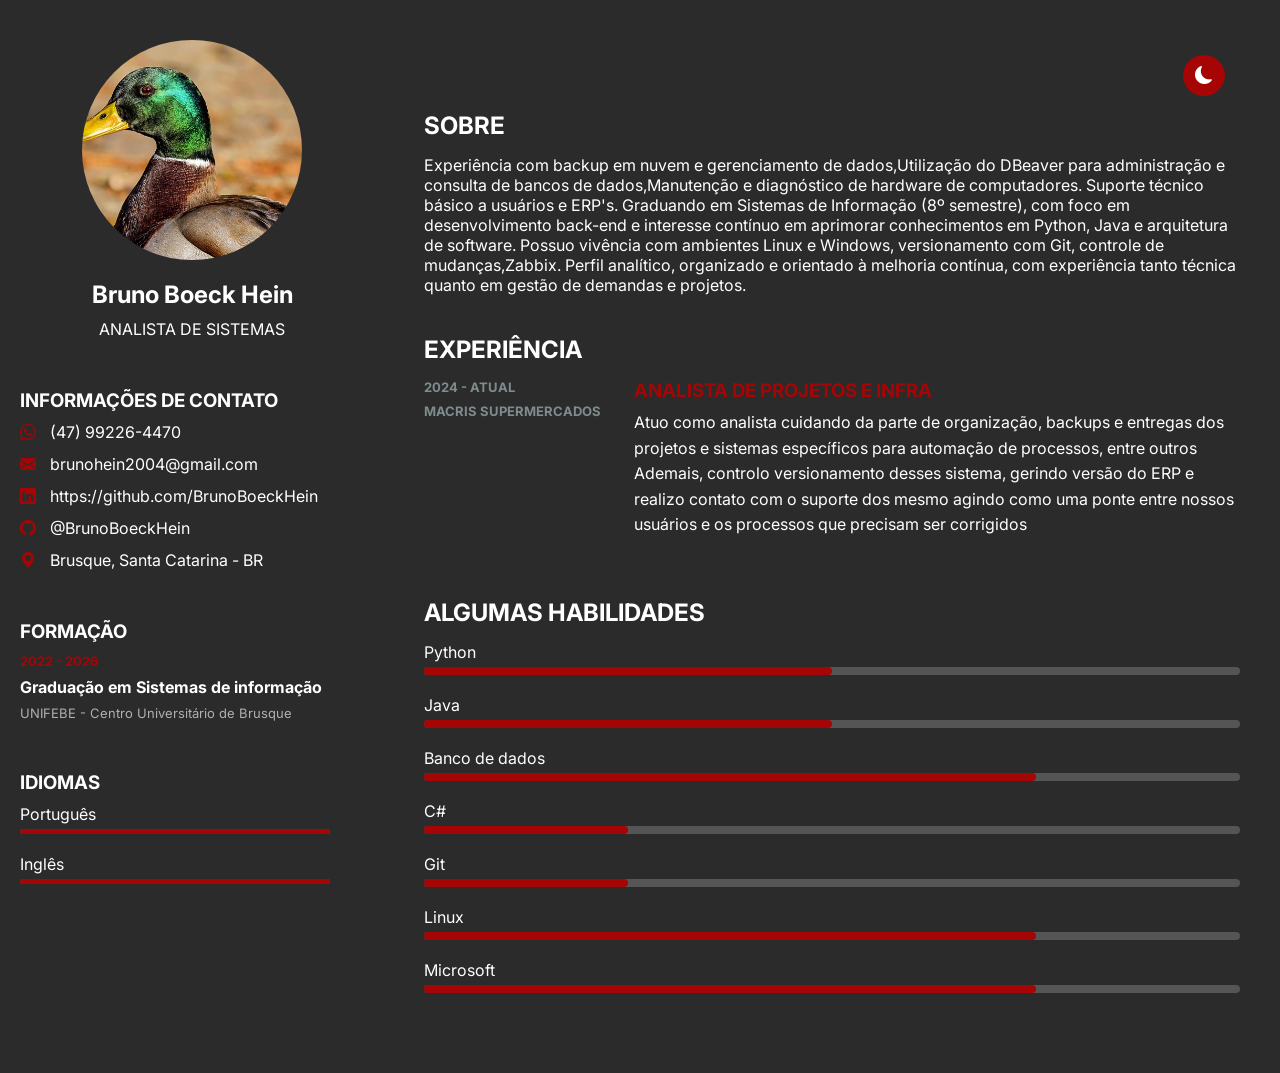
<file: index.html>
<!DOCTYPE html>
<html lang="pt-br">

<head>
    <meta charset="UTF-8">
    <meta name="viewport" content="width=device-width, initial-scale=1.0">
    <title>Currículo</title>
    <link href="style.css" rel="stylesheet">
    <link href="https://cdn.jsdelivr.net/npm/bootstrap-icons@1.11.3/font/bootstrap-icons.css" rel="stylesheet">
    <link rel="preconnect" href="https://fonts.googleapis.com">
    <link rel="preconnect" href="https://fonts.gstatic.com" crossorigin>
    <link href="https://fonts.googleapis.com/css2?family=Inter:wght@300;400;500;600;700&display=swap" rel="stylesheet">
</head>

<body>
    <div class="container">
        <aside class="barra-lateral">
            <div class="perfil">
                <img src="icon/pato.jpg" alt="Foto de Perfil" class="foto-perfil">
                <h2>Bruno Boeck Hein</h2>
                <p>ANALISTA DE SISTEMAS </p>
            </div>

            <div class="secao-lateral">
                <h3>INFORMAÇÕES DE CONTATO</h3>
                <div class="contato-item">
                    <i class="bi bi-whatsapp"></i>
                    <a href="https://wa.me/5547992266470?text=Olá Bruno,%20vim%20pelo%20seu%20currículo!"
                        target="_blank"> (47) 99226-4470
                    </a>
                </div>

                <div class="contato-item">
                    <i class="bi bi-envelope-fill"></i>
                    <a href="mailto:rafasilva3562@gmail.com">
                        brunohein2004@gmail.com
                    </a>
                </div>

                <div class="contato-item">
                    <i class="bi bi-linkedin"></i>
                    <a href="https://github.com/BrunoBoeckHein" target="_blank">
                        https://github.com/BrunoBoeckHein
                    </a>
                </div>

                <div class="contato-item">
                    <i class="bi bi-github"></i>
                    <a href="https://github.com/BrunoBoeckHein" target="_blank" rel="noopener noreferrer">
                        @BrunoBoeckHein
                    </a>
                </div>

                <div class="contato-item">
                    <i class="bi bi-geo-alt-fill"></i>
                    <a href="https://www.google.com/maps/search/?api=1&query=Brusque,+Santa+Catarina,+Brasil"
                        target="_blank" rel="noopener noreferrer">
                        Brusque, Santa Catarina - BR
                    </a>
                </div>
            </div>

            <div class="secao-lateral">
                <h3>FORMAÇÃO</h3>
                <div class="item-formacao">
                    <span class="ano">2022 - 2026</span>
                    <p class="curso">Graduação em Sistemas de informação</p>
                    <p class="faculdade">UNIFEBE - Centro Universitário de Brusque</p>
                </div>
            </div>

            <section class="secao-lateral">
                <h3>IDIOMAS</h3>
                <div class="habilidade">
                    <span>Português</span>
                    <div class="barra">
                        <div class="nivel expert"></div>
                    </div>
                </div>

                <div class="habilidade">
                    <span>Inglês</span>
                    <div class="barra">
                        <div class="nivel expert"></div>
                    </div>
                </div>

            </section>
        </aside>

        <main class="conteudo">
            <div class="barra-superior">
                <button id="botao-tema" aria-label="Alternar tema">
                    <i class="bi bi-moon-fill"></i>
                </button>
            </div>

            <section class="secao">
                <h1>SOBRE</h1>
                <p>Experiência com backup em nuvem e gerenciamento de dados,Utilização do DBeaver para administração e consulta de bancos de dados,Manutenção e diagnóstico de hardware de computadores.
Suporte técnico básico a usuários e ERP's.
                    Graduando em Sistemas de Informação (8º semestre), com foco em desenvolvimento back-end e interesse
                    contínuo em aprimorar conhecimentos em Python, Java e arquitetura de software. Possuo vivência com
                    ambientes Linux e Windows, versionamento com Git, controle de mudanças,Zabbix.

                    Perfil analítico, organizado e orientado à melhoria contínua, com experiência tanto técnica quanto
                    em gestão de demandas e projetos.</p>
            </section>

            <section class="secao">
                <h1>EXPERIÊNCIA</h1>
                <div class="item-experiencia">
                    <div class="lado-esquerdo">
                        <span class="periodo">2024 - ATUAL</span>
                        <span class="empresa">MACRIS SUPERMERCADOS</span>
                    </div>

                    <div class="lado-direito">
                        <h3>ANALISTA DE PROJETOS E INFRA</h3>
                        <p>
                            Atuo como analista cuidando da parte de organização, backups e entregas dos projetos e
                            sistemas específicos para automação de processos, entre outros
                            Ademais, controlo versionamento desses sistema, gerindo versão do ERP e
                            realizo contato com o suporte dos mesmo agindo como uma ponte entre nossos usuários e os 
                            processos que precisam ser corrigidos
                        </p>
                        
                    </div>
                </div>

    
            </section>

            <section class="secao">
                <h1>ALGUMAS HABILIDADES</h1>
                <div class="habilidade">
                    <span>Python</span>
                    <div class="barra">
                        <div class="nivel medio"></div>
                    </div>
                </div>

                <div class="habilidade">
                    <span>Java</span>
                    <div class="barra">
                        <div class="nivel medio"></div>
                    </div>
                </div>

                

                <div class="habilidade">
                    <span>Banco de dados</span>
                    <div class="barra">
                        <div class="nivel alto"></div>
                    </div>
                </div>

                

                <div class="habilidade">
                    <span>C#</span>
                    <div class="barra">
                        <div class="nivel baixo"></div>
                    </div>
                </div>
                <div class="habilidade">
                    <span>Git</span>
                    <div class="barra">
                        <div class="nivel baixo"></div>
                    </div>
                </div>

                <div class="habilidade">
                    <span>Linux</span>
                    <div class="barra">
                        <div class="nivel alto"></div>
                    </div>
                </div>

                <div class="habilidade">
                    <span>Microsoft</span>
                    <div class="barra">
                        <div class="nivel alto"></div>
                    </div>
                </div>
            </section>
        </main>
    </div>

    <script>
        const botaoTema = document.getElementById("botao-tema");
        botaoTema.addEventListener("click", () => {
            document.body.classList.toggle("modo-claro");
            if (document.body.classList.contains("modo-claro")) {
                botaoTema.innerHTML = '<i class="bi bi-sun-fill"></i>';
            } else {
                botaoTema.innerHTML = '<i class="bi bi-moon-fill"></i>';
            }
        });
    </script>
</body>

</html>
</file>
<file: style.css>
* {
    margin: 0;
    padding: 0;
    box-sizing: border-box;
    font-family: 'Inter', sans-serif;
}
:root {
        --cor-primaria: #a50505;
}

body {
    background-color: #2b2b2b;
    color: white;
    transition: 0.3s;
    transition: background-color 0.3s ease, color 0.3s ease;
    font-size: 16px;

}

.container {
    display: flex;
}

.barra-lateral {
    width: 30%;
    background-color: #2b2b2b;
    padding: 40px 20px;
}

.perfil {
    text-align: center;
    margin-bottom: 40px;
}

.perfil h2 {
    margin-bottom: 10px;
}

.foto-perfil {
    width: 220px;
    height: 220px;
    border-radius: 50%;
    object-fit: cover;
    display: block;
    margin: 0 auto 20px;
}

.contato-item {
    display: flex;
    align-items: center;
    gap: 10px;
    margin-bottom: 12px;
}

.contato-item i {
    color: var(--cor-primaria);
    font-size: 16px;
    width: 20px;
}

.secao-lateral h3 {
    margin-top: 50px;
    margin-bottom: 10px;
}

.secao-lateral p {
    margin-bottom: 5px;
}

.secao-lateral .barra {
    height: 5px;
    width: 90%;
}

.secao-lateral .nivel {
    background-color: var(--cor-primaria);
}

.secao-lateral a {
    color: white;
    text-decoration: none; 
}

.secao-lateral a:hover {
    opacity: 0.8; 
}

.conteudo {
    width: 70%;
    padding: 40px;
}

.barra-superior {
    display: flex;
    justify-content: flex-end;
    padding: 15px;
}

#botao-tema {
    background-color: var(--cor-primaria);
    color: #ffffff;
    border: none;
    padding: 10px 12px;
    border-radius: 50%;
    cursor: pointer;
    font-size: 18px;
    transition: 0.3s ease;
}

.secao {
    margin-bottom: 40px;
}

h1 {
    margin-bottom: 15px;
}

.item-experiencia {
    display: grid;
    grid-template-columns: 180px 1fr;
    gap: 30px;
    margin-bottom: 40px;
}
.item-formacao {
    margin-bottom: 20px;
}

.item-formacao .ano {
    display: block;
    font-size: 13px;
    font-weight: bold;
    color: var(--cor-primaria);
    margin-bottom: 8px;
}

.item-formacao .curso {
    font-weight: bold;
    color: #ffffff;
    margin-bottom: 8px;
}

.item-formacao .faculdade {
    font-size: 13px;
    color: #b0b0b0;
}

.lado-esquerdo {
    font-size: 13px;
}

.periodo {
    display: block;
    font-weight: bold;
    color: #7f8c8d;
    margin-bottom: 8px;
}

.empresa {
    display: block;
    font-weight: bold;
    color: #7f8c8d;
}

.lado-direito h3 {
    color: var(--cor-primaria);
    margin-bottom: 8px;
}

.lado-direito p {
    line-height: 1.6;
    margin-bottom: 20px;
}

.habilidade {
    margin-bottom: 20px;
}

.barra {
    width: 100%;
    height: 8px;
    background-color: #555;
    border-radius: 5px;
    margin-top: 5px;
}

.nivel {
    height: 100%;
    background-color: var(--cor-primaria);
    border-radius: 5px;
}

.expert {
    width: 100%;
}

.alto {
    width: 75%;
}

.medio {
    width: 50%;
}

.baixo {
    width: 25%;
}

body.modo-claro {
    background-color: #f4f4f4;
}

body.modo-claro .conteudo {
    color: #222;
}

body.modo-claro .barra-lateral {
    background-color: #000000;
}

body.modo-claro .barra {
    background-color: #ccc;
}

body.modo-claro .nivel {
    background-color: var(--cor-primaria);
}

body.modo-claro #botao-tema {
    background-color: var(--cor-primaria);
    color: #ffffff; 
}
</file>
